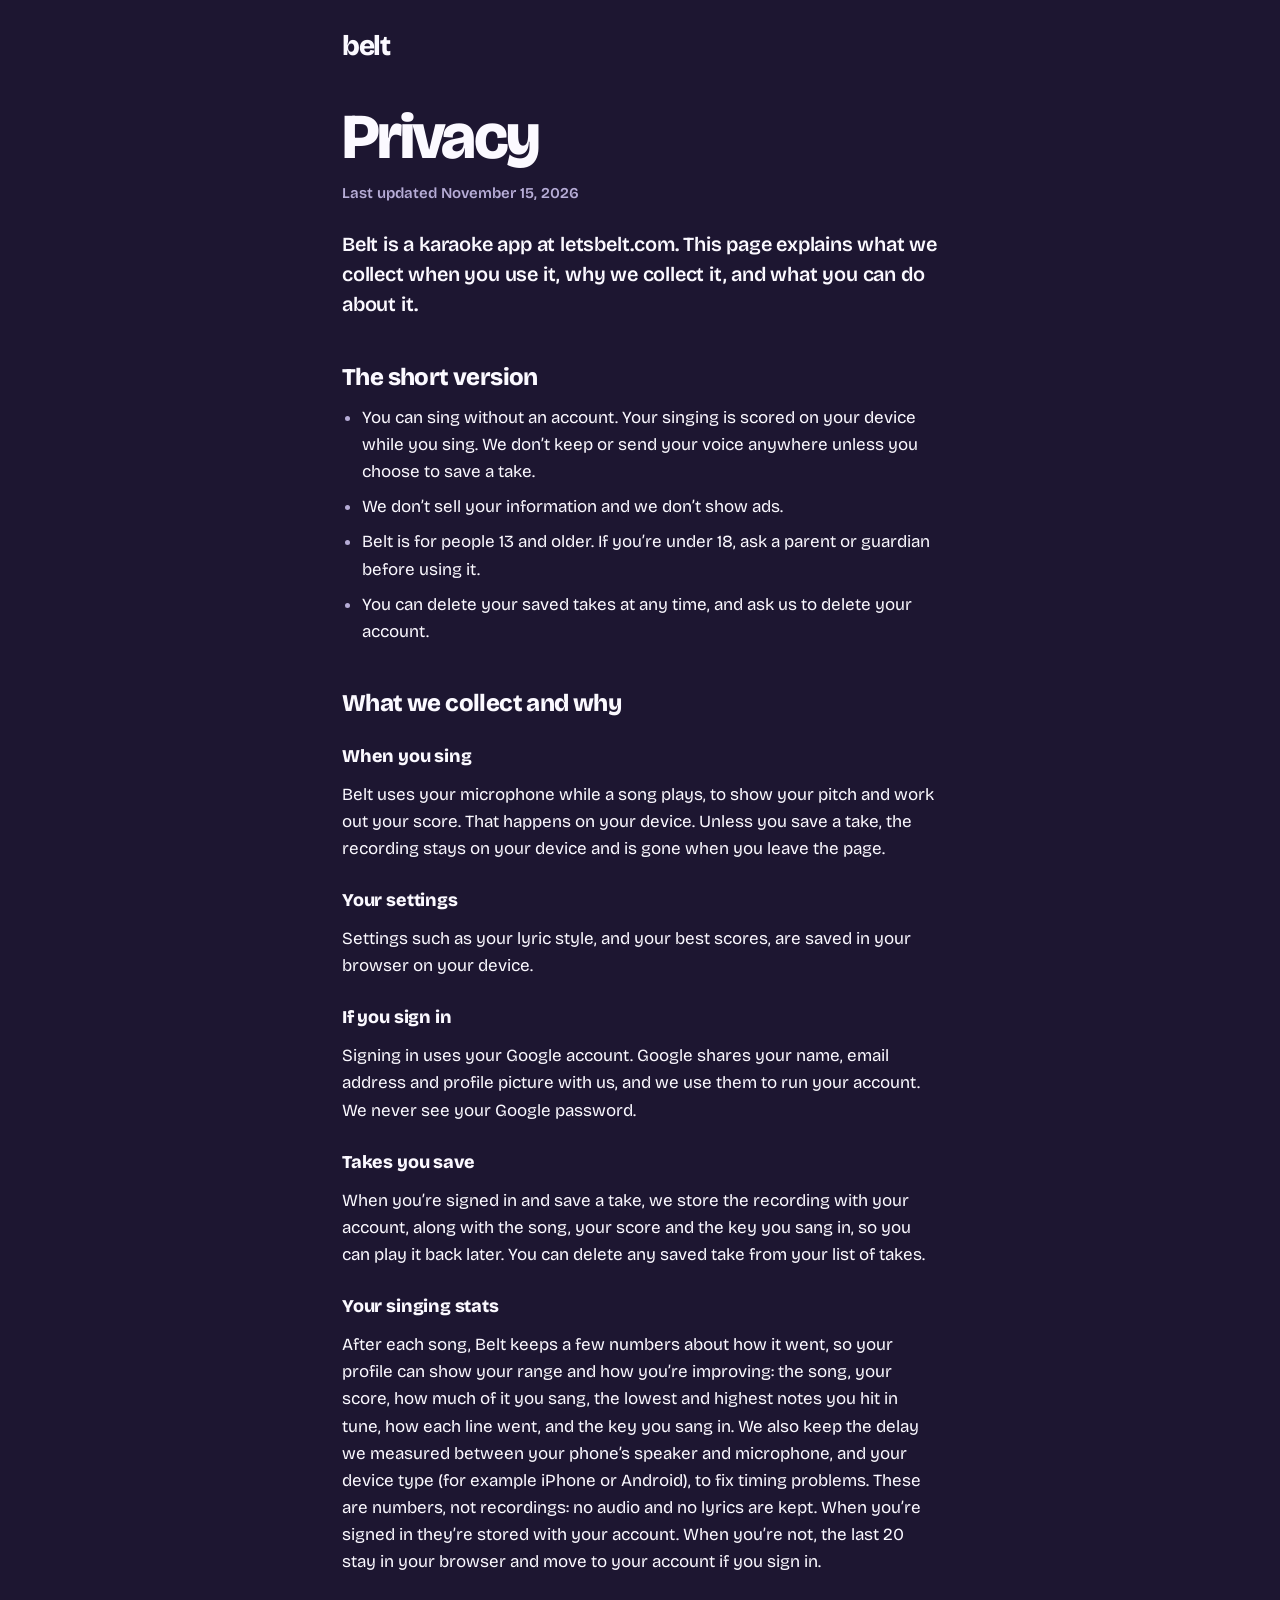
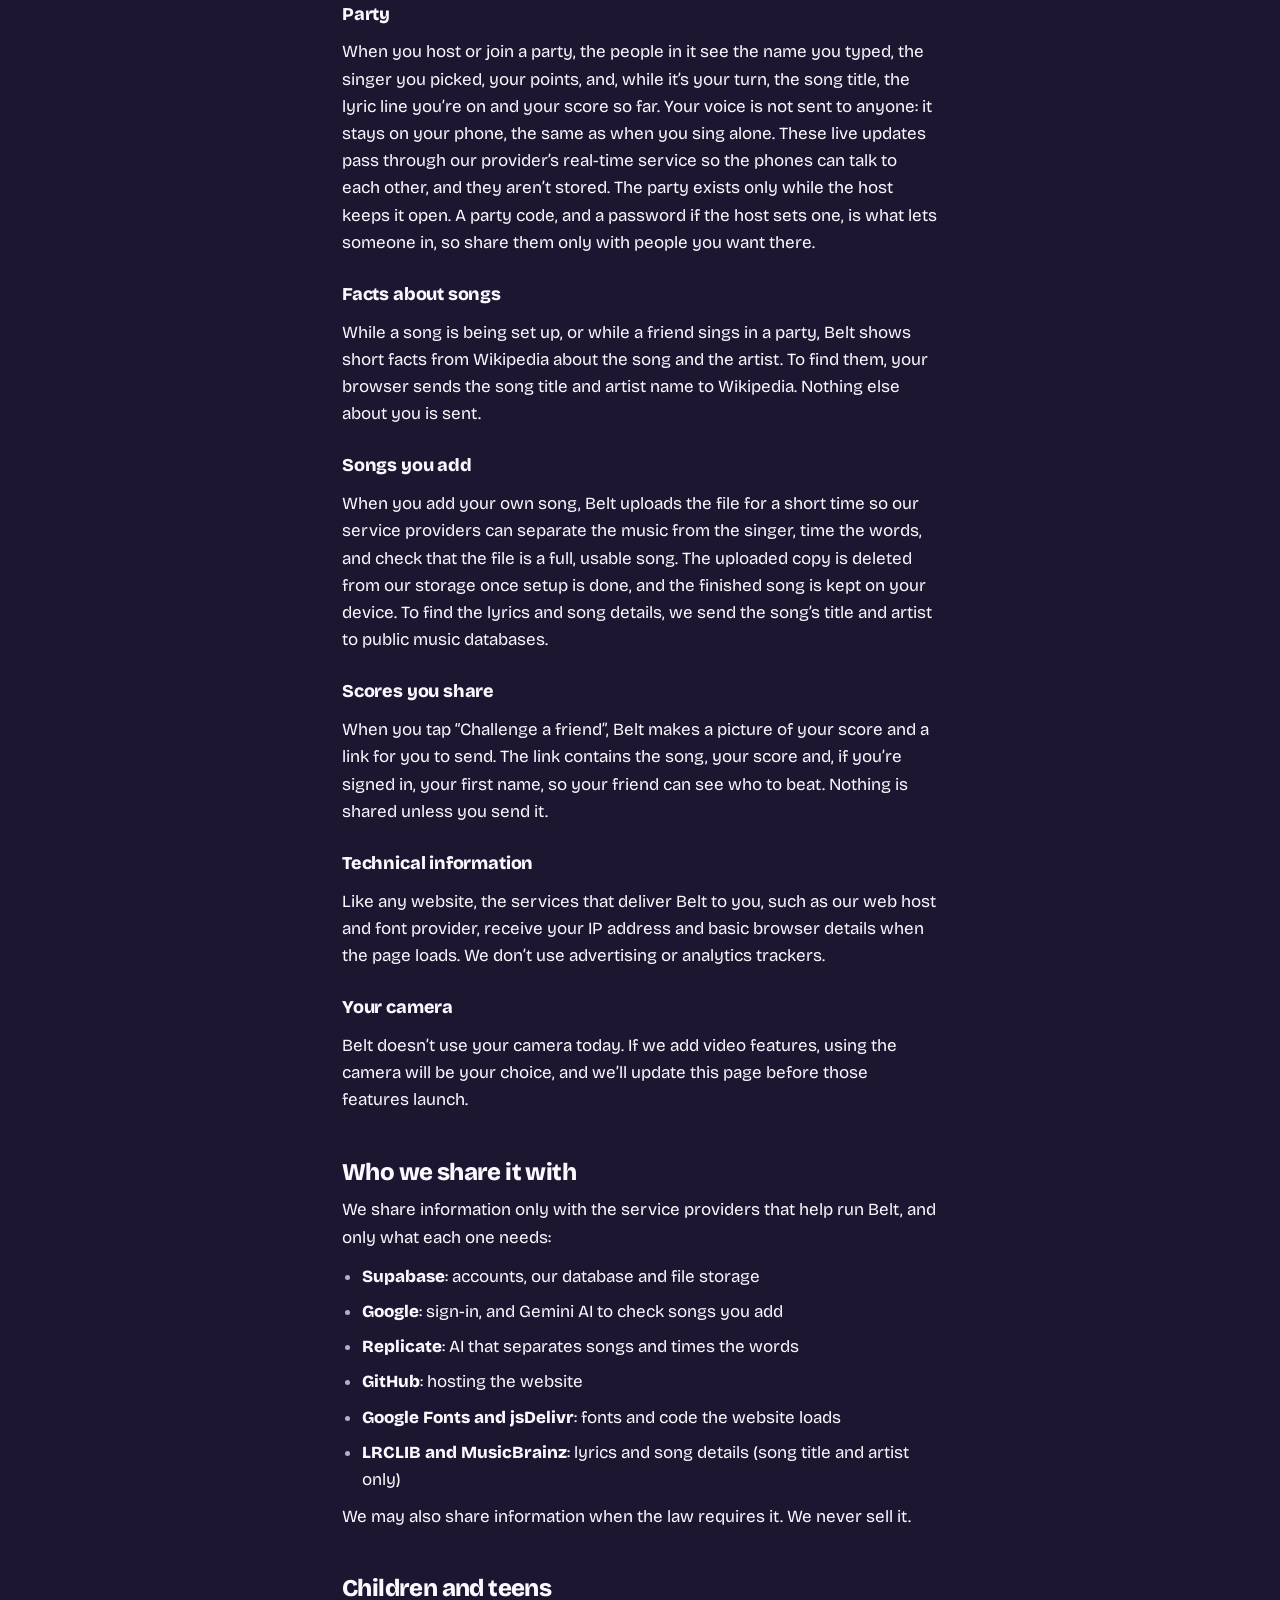
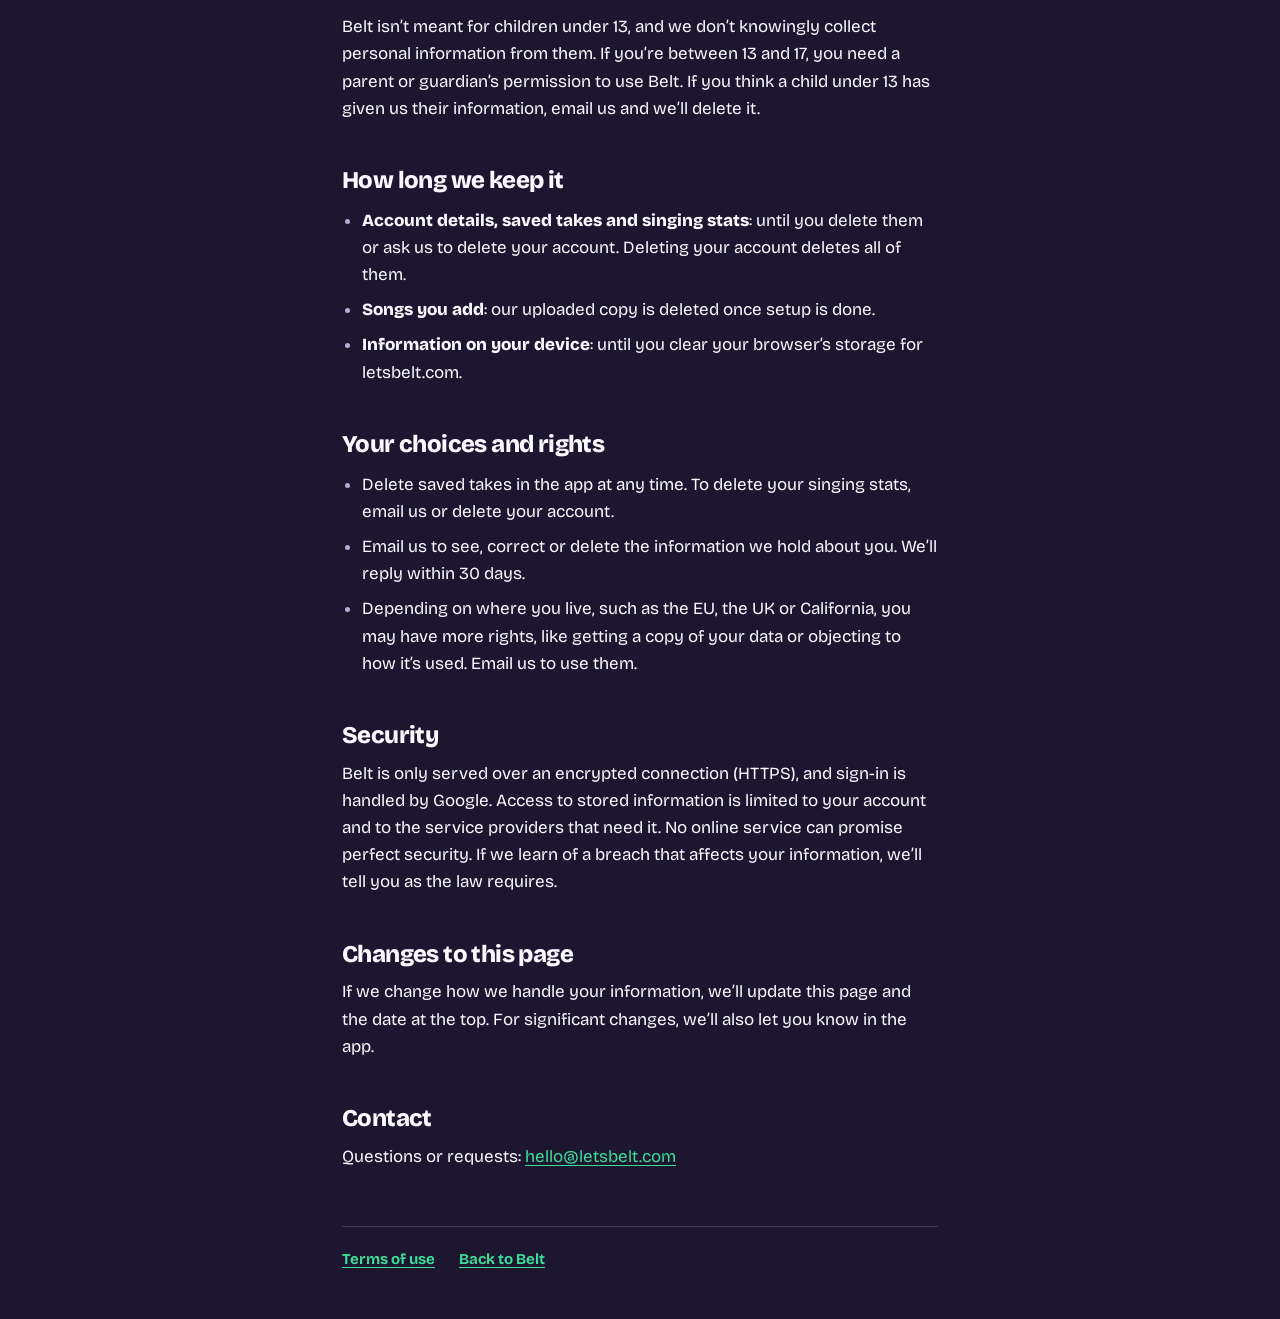
<file: privacy/index.html>
<!DOCTYPE html>
<html lang="en">
<head>
<meta charset="utf-8">
<meta name="viewport" content="width=device-width, initial-scale=1, viewport-fit=cover">
<meta name="theme-color" content="#1d1631">
<title>Privacy · Belt</title>
<link rel="preconnect" href="https://fonts.googleapis.com">
<link rel="preconnect" href="https://fonts.gstatic.com" crossorigin>
<link href="https://fonts.googleapis.com/css2?family=Bricolage+Grotesque:opsz,wdth,wght@12..96,75..100,200..800&display=swap" rel="stylesheet">
<link rel="stylesheet" href="/legal.css">
</head>
<body>
<main>
  <a class="home" href="/">belt</a>
  <h1>Privacy</h1>
  <p class="updated">Last updated November 15, 2026</p>
  <p class="lead">Belt is a karaoke app at letsbelt.com. This page explains what we collect when you use it, why we collect it, and what you can do about it.</p>

  <h2>The short version</h2>
  <ul>
    <li>You can sing without an account. Your singing is scored on your device while you sing. We don’t keep or send your voice anywhere unless you choose to save a take.</li>
    <li>We don’t sell your information and we don’t show ads.</li>
    <li>Belt is for people 13 and older. If you’re under 18, ask a parent or guardian before using it.</li>
    <li>You can delete your saved takes at any time, and ask us to delete your account.</li>
  </ul>

  <h2>What we collect and why</h2>
  <h3>When you sing</h3>
  <p>Belt uses your microphone while a song plays, to show your pitch and work out your score. That happens on your device. Unless you save a take, the recording stays on your device and is gone when you leave the page.</p>

  <h3>Your settings</h3>
  <p>Settings such as your lyric style, and your best scores, are saved in your browser on your device.</p>

  <h3>If you sign in</h3>
  <p>Signing in uses your Google account. Google shares your name, email address and profile picture with us, and we use them to run your account. We never see your Google password.</p>

  <h3>Takes you save</h3>
  <p>When you’re signed in and save a take, we store the recording with your account, along with the song, your score and the key you sang in, so you can play it back later. You can delete any saved take from your list of takes.</p>

  <h3>Your singing stats</h3>
  <p>After each song, Belt keeps a few numbers about how it went, so your profile can show your range and how you’re improving: the song, your score, how much of it you sang, the lowest and highest notes you hit in tune, how each line went, and the key you sang in. We also keep the delay we measured between your phone’s speaker and microphone, and your device type (for example iPhone or Android), to fix timing problems. These are numbers, not recordings: no audio and no lyrics are kept. When you’re signed in they’re stored with your account. When you’re not, the last 20 stay in your browser and move to your account if you sign in.</p>

  <h3>Party</h3>
  <p>When you host or join a party, the people in it see the name you typed, the singer you picked, your points, and, while it’s your turn, the song title, the lyric line you’re on and your score so far. Your voice is not sent to anyone: it stays on your phone, the same as when you sing alone. These live updates pass through our provider’s real-time service so the phones can talk to each other, and they aren’t stored. The party exists only while the host keeps it open. A party code, and a password if the host sets one, is what lets someone in, so share them only with people you want there.</p>

  <h3>Facts about songs</h3>
  <p>While a song is being set up, or while a friend sings in a party, Belt shows short facts from Wikipedia about the song and the artist. To find them, your browser sends the song title and artist name to Wikipedia. Nothing else about you is sent.</p>

  <h3>Songs you add</h3>
  <p>When you add your own song, Belt uploads the file for a short time so our service providers can separate the music from the singer, time the words, and check that the file is a full, usable song. The uploaded copy is deleted from our storage once setup is done, and the finished song is kept on your device. To find the lyrics and song details, we send the song’s title and artist to public music databases.</p>

  <h3>Scores you share</h3>
  <p>When you tap “Challenge a friend”, Belt makes a picture of your score and a link for you to send. The link contains the song, your score and, if you’re signed in, your first name, so your friend can see who to beat. Nothing is shared unless you send it.</p>

  <h3>Technical information</h3>
  <p>Like any website, the services that deliver Belt to you, such as our web host and font provider, receive your IP address and basic browser details when the page loads. We don’t use advertising or analytics trackers.</p>

  <h3>Your camera</h3>
  <p>Belt doesn’t use your camera today. If we add video features, using the camera will be your choice, and we’ll update this page before those features launch.</p>

  <h2>Who we share it with</h2>
  <p>We share information only with the service providers that help run Belt, and only what each one needs:</p>
  <ul>
    <li><b>Supabase</b>: accounts, our database and file storage</li>
    <li><b>Google</b>: sign-in, and Gemini AI to check songs you add</li>
    <li><b>Replicate</b>: AI that separates songs and times the words</li>
    <li><b>GitHub</b>: hosting the website</li>
    <li><b>Google Fonts and jsDelivr</b>: fonts and code the website loads</li>
    <li><b>LRCLIB and MusicBrainz</b>: lyrics and song details (song title and artist only)</li>
  </ul>
  <p>We may also share information when the law requires it. We never sell it.</p>

  <h2>Children and teens</h2>
  <p>Belt isn’t meant for children under 13, and we don’t knowingly collect personal information from them. If you’re between 13 and 17, you need a parent or guardian’s permission to use Belt. If you think a child under 13 has given us their information, email us and we’ll delete it.</p>

  <h2>How long we keep it</h2>
  <ul>
    <li><b>Account details, saved takes and singing stats</b>: until you delete them or ask us to delete your account. Deleting your account deletes all of them.</li>
    <li><b>Songs you add</b>: our uploaded copy is deleted once setup is done.</li>
    <li><b>Information on your device</b>: until you clear your browser’s storage for letsbelt.com.</li>
  </ul>

  <h2>Your choices and rights</h2>
  <ul>
    <li>Delete saved takes in the app at any time. To delete your singing stats, email us or delete your account.</li>
    <li>Email us to see, correct or delete the information we hold about you. We’ll reply within 30 days.</li>
    <li>Depending on where you live, such as the EU, the UK or California, you may have more rights, like getting a copy of your data or objecting to how it’s used. Email us to use them.</li>
  </ul>

  <h2>Security</h2>
  <p>Belt is only served over an encrypted connection (HTTPS), and sign-in is handled by Google. Access to stored information is limited to your account and to the service providers that need it. No online service can promise perfect security. If we learn of a breach that affects your information, we’ll tell you as the law requires.</p>

  <h2>Changes to this page</h2>
  <p>If we change how we handle your information, we’ll update this page and the date at the top. For significant changes, we’ll also let you know in the app.</p>

  <h2>Contact</h2>
  <p>Questions or requests: <a href="mailto:hello@letsbelt.com">hello@letsbelt.com</a></p>

  <nav class="foot" aria-label="Legal"><a href="/terms">Terms of use</a><a href="/">Back to Belt</a></nav>
</main>
</body>
</html>
</file>
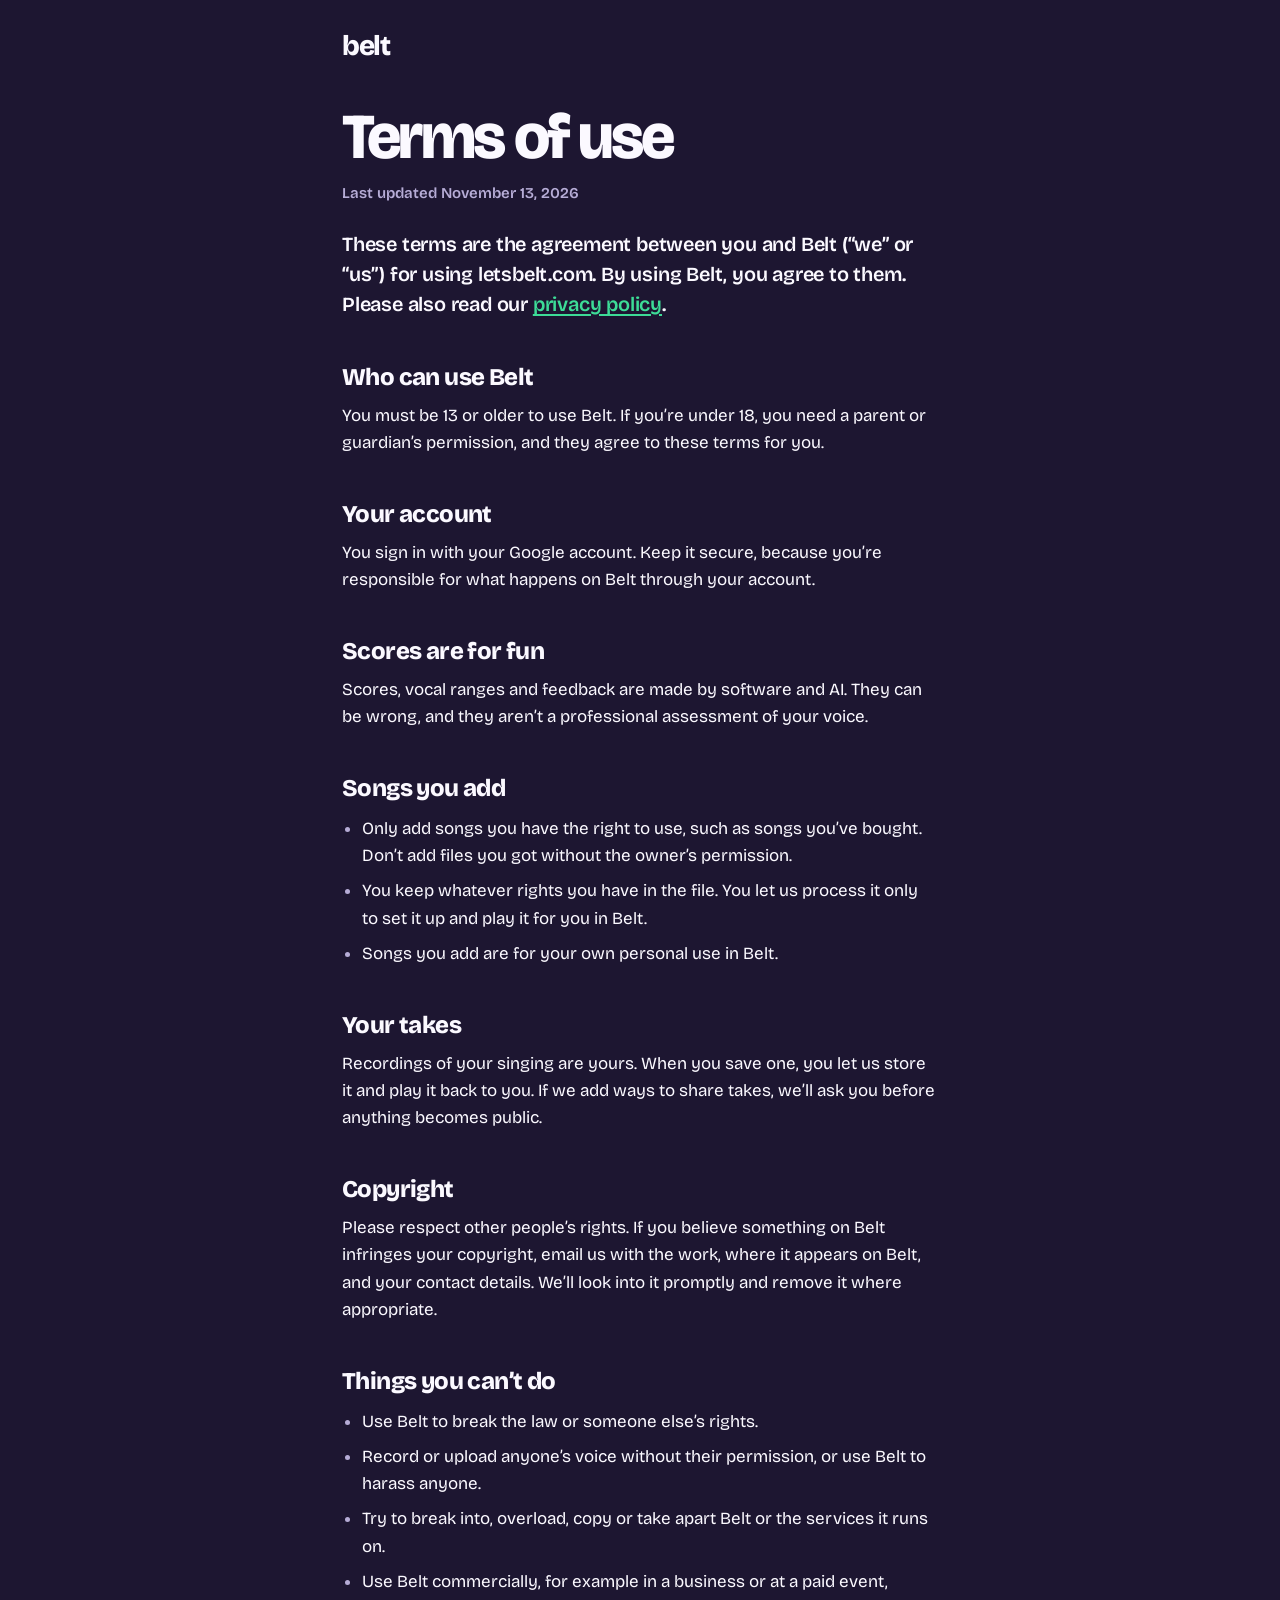
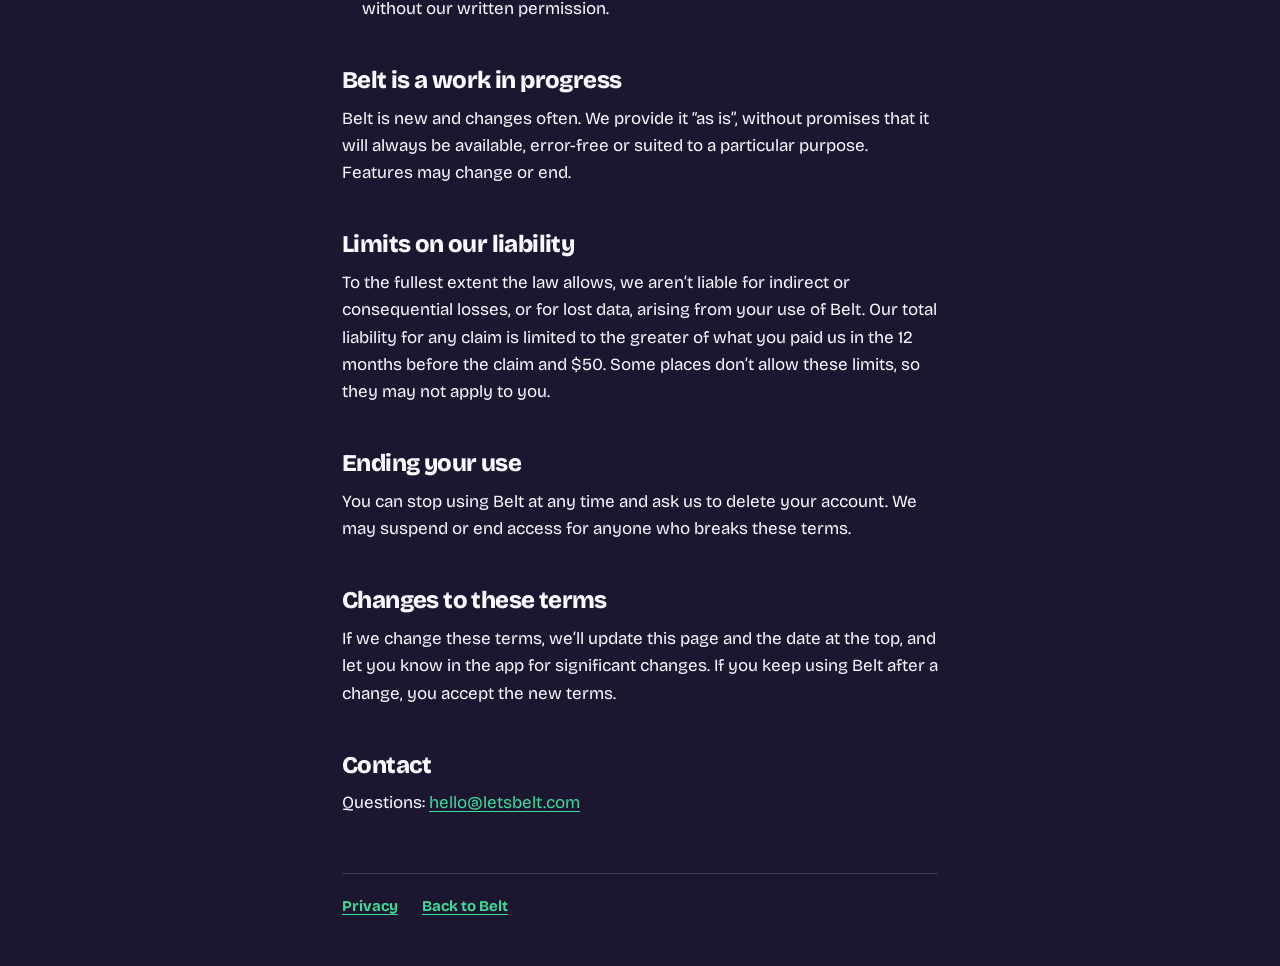
<file: terms/index.html>
<!DOCTYPE html>
<html lang="en">
<head>
<meta charset="utf-8">
<meta name="viewport" content="width=device-width, initial-scale=1, viewport-fit=cover">
<meta name="theme-color" content="#1d1631">
<title>Terms of use · Belt</title>
<link rel="preconnect" href="https://fonts.googleapis.com">
<link rel="preconnect" href="https://fonts.gstatic.com" crossorigin>
<link href="https://fonts.googleapis.com/css2?family=Bricolage+Grotesque:opsz,wdth,wght@12..96,75..100,200..800&display=swap" rel="stylesheet">
<link rel="stylesheet" href="/legal.css">
</head>
<body>
<main>
  <a class="home" href="/">belt</a>
  <h1>Terms of use</h1>
  <p class="updated">Last updated November 13, 2026</p>
  <p class="lead">These terms are the agreement between you and Belt (“we” or “us”) for using letsbelt.com. By using Belt, you agree to them. Please also read our <a href="/privacy">privacy policy</a>.</p>

  <h2>Who can use Belt</h2>
  <p>You must be 13 or older to use Belt. If you’re under 18, you need a parent or guardian’s permission, and they agree to these terms for you.</p>

  <h2>Your account</h2>
  <p>You sign in with your Google account. Keep it secure, because you’re responsible for what happens on Belt through your account.</p>

  <h2>Scores are for fun</h2>
  <p>Scores, vocal ranges and feedback are made by software and AI. They can be wrong, and they aren’t a professional assessment of your voice.</p>

  <h2>Songs you add</h2>
  <ul>
    <li>Only add songs you have the right to use, such as songs you’ve bought. Don’t add files you got without the owner’s permission.</li>
    <li>You keep whatever rights you have in the file. You let us process it only to set it up and play it for you in Belt.</li>
    <li>Songs you add are for your own personal use in Belt.</li>
  </ul>

  <h2>Your takes</h2>
  <p>Recordings of your singing are yours. When you save one, you let us store it and play it back to you. If we add ways to share takes, we’ll ask you before anything becomes public.</p>

  <h2>Copyright</h2>
  <p>Please respect other people’s rights. If you believe something on Belt infringes your copyright, email us with the work, where it appears on Belt, and your contact details. We’ll look into it promptly and remove it where appropriate.</p>

  <h2>Things you can’t do</h2>
  <ul>
    <li>Use Belt to break the law or someone else’s rights.</li>
    <li>Record or upload anyone’s voice without their permission, or use Belt to harass anyone.</li>
    <li>Try to break into, overload, copy or take apart Belt or the services it runs on.</li>
    <li>Use Belt commercially, for example in a business or at a paid event, without our written permission.</li>
  </ul>

  <h2>Belt is a work in progress</h2>
  <p>Belt is new and changes often. We provide it “as is”, without promises that it will always be available, error-free or suited to a particular purpose. Features may change or end.</p>

  <h2>Limits on our liability</h2>
  <p>To the fullest extent the law allows, we aren’t liable for indirect or consequential losses, or for lost data, arising from your use of Belt. Our total liability for any claim is limited to the greater of what you paid us in the 12 months before the claim and $50. Some places don’t allow these limits, so they may not apply to you.</p>

  <h2>Ending your use</h2>
  <p>You can stop using Belt at any time and ask us to delete your account. We may suspend or end access for anyone who breaks these terms.</p>

  <h2>Changes to these terms</h2>
  <p>If we change these terms, we’ll update this page and the date at the top, and let you know in the app for significant changes. If you keep using Belt after a change, you accept the new terms.</p>

  <h2>Contact</h2>
  <p>Questions: <a href="mailto:hello@letsbelt.com">hello@letsbelt.com</a></p>

  <nav class="foot" aria-label="Legal"><a href="/privacy">Privacy</a><a href="/">Back to Belt</a></nav>
</main>
</body>
</html>
</file>
<file: legal.css>
:root{--ink:#1d1631;--ink-2:#2b2247;--paper:#fbf9ff;--muted:#b6acd6;--mint:#3ddc97;
  --display:"Bricolage Grotesque","Avenir Next","Segoe UI",system-ui,sans-serif;color-scheme:dark}
*{box-sizing:border-box;margin:0;padding:0}
body{background:var(--ink);color:var(--paper);font-family:var(--display);-webkit-font-smoothing:antialiased;font-size:17px;line-height:1.6}
main{max-width:640px;margin:0 auto;padding:calc(env(safe-area-inset-top) + 24px) 22px calc(env(safe-area-inset-bottom) + 48px)}
a{color:var(--mint);text-underline-offset:3px}
a:focus-visible{outline:3px solid currentColor;outline-offset:3px;border-radius:4px}
.home{display:inline-block;font-size:28px;font-weight:800;letter-spacing:-.05em;color:var(--paper);text-decoration:none;margin-bottom:36px}
h1{font-size:clamp(44px,12vw,64px);line-height:1;letter-spacing:-.045em;font-weight:800;font-variation-settings:"opsz" 96}
.updated{color:var(--muted);font-size:15px;font-weight:600;margin-top:12px}
.lead{font-size:20px;line-height:1.5;font-weight:600;margin-top:24px;letter-spacing:-.01em}
h2{font-size:24px;line-height:1.2;letter-spacing:-.025em;font-weight:800;margin-top:44px}
h3{font-size:18px;font-weight:800;letter-spacing:-.01em;margin-top:24px}
p{margin-top:10px}
ul{margin-top:12px;padding-left:1.2em}
li{margin-top:8px}
li::marker{color:var(--muted)}
b{font-weight:800}
.foot{display:flex;gap:24px;margin-top:56px;padding-top:20px;border-top:1px solid rgba(251,249,255,.16);font-size:15px;font-weight:700}
</file>
